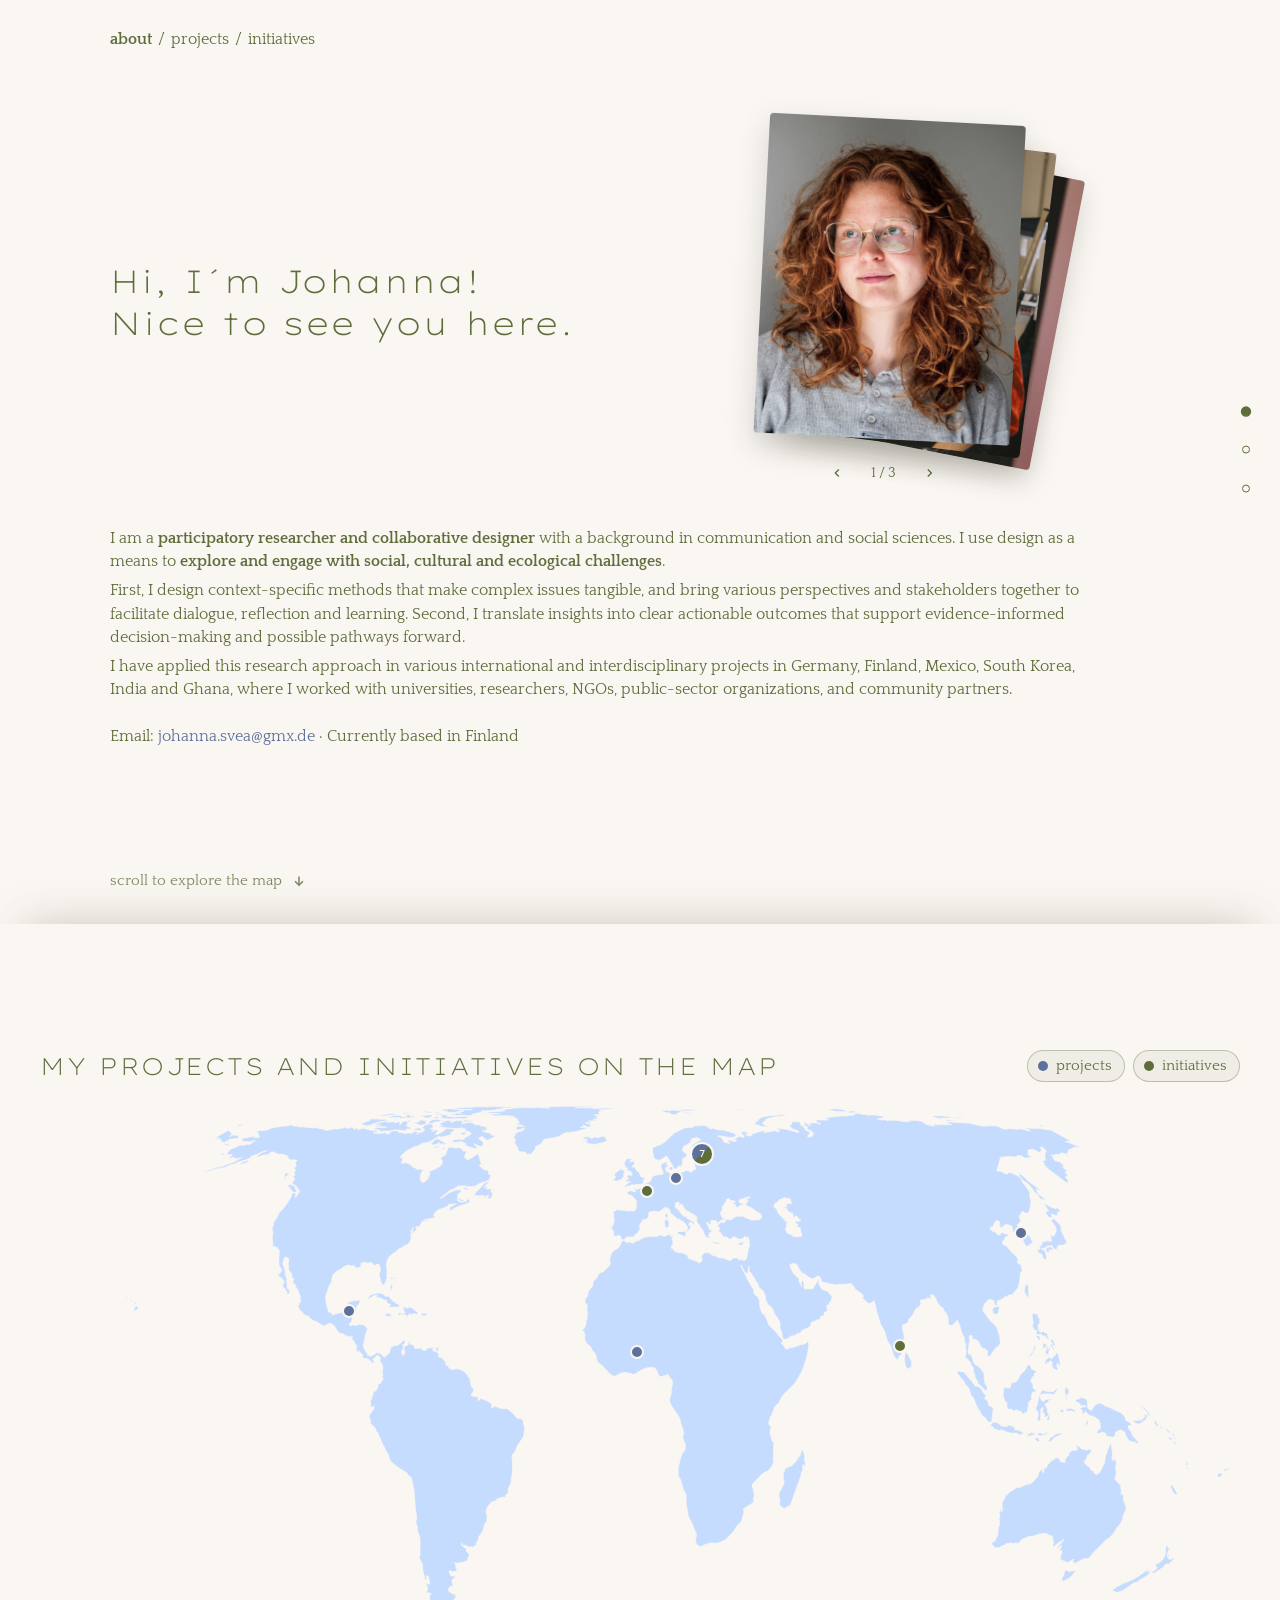
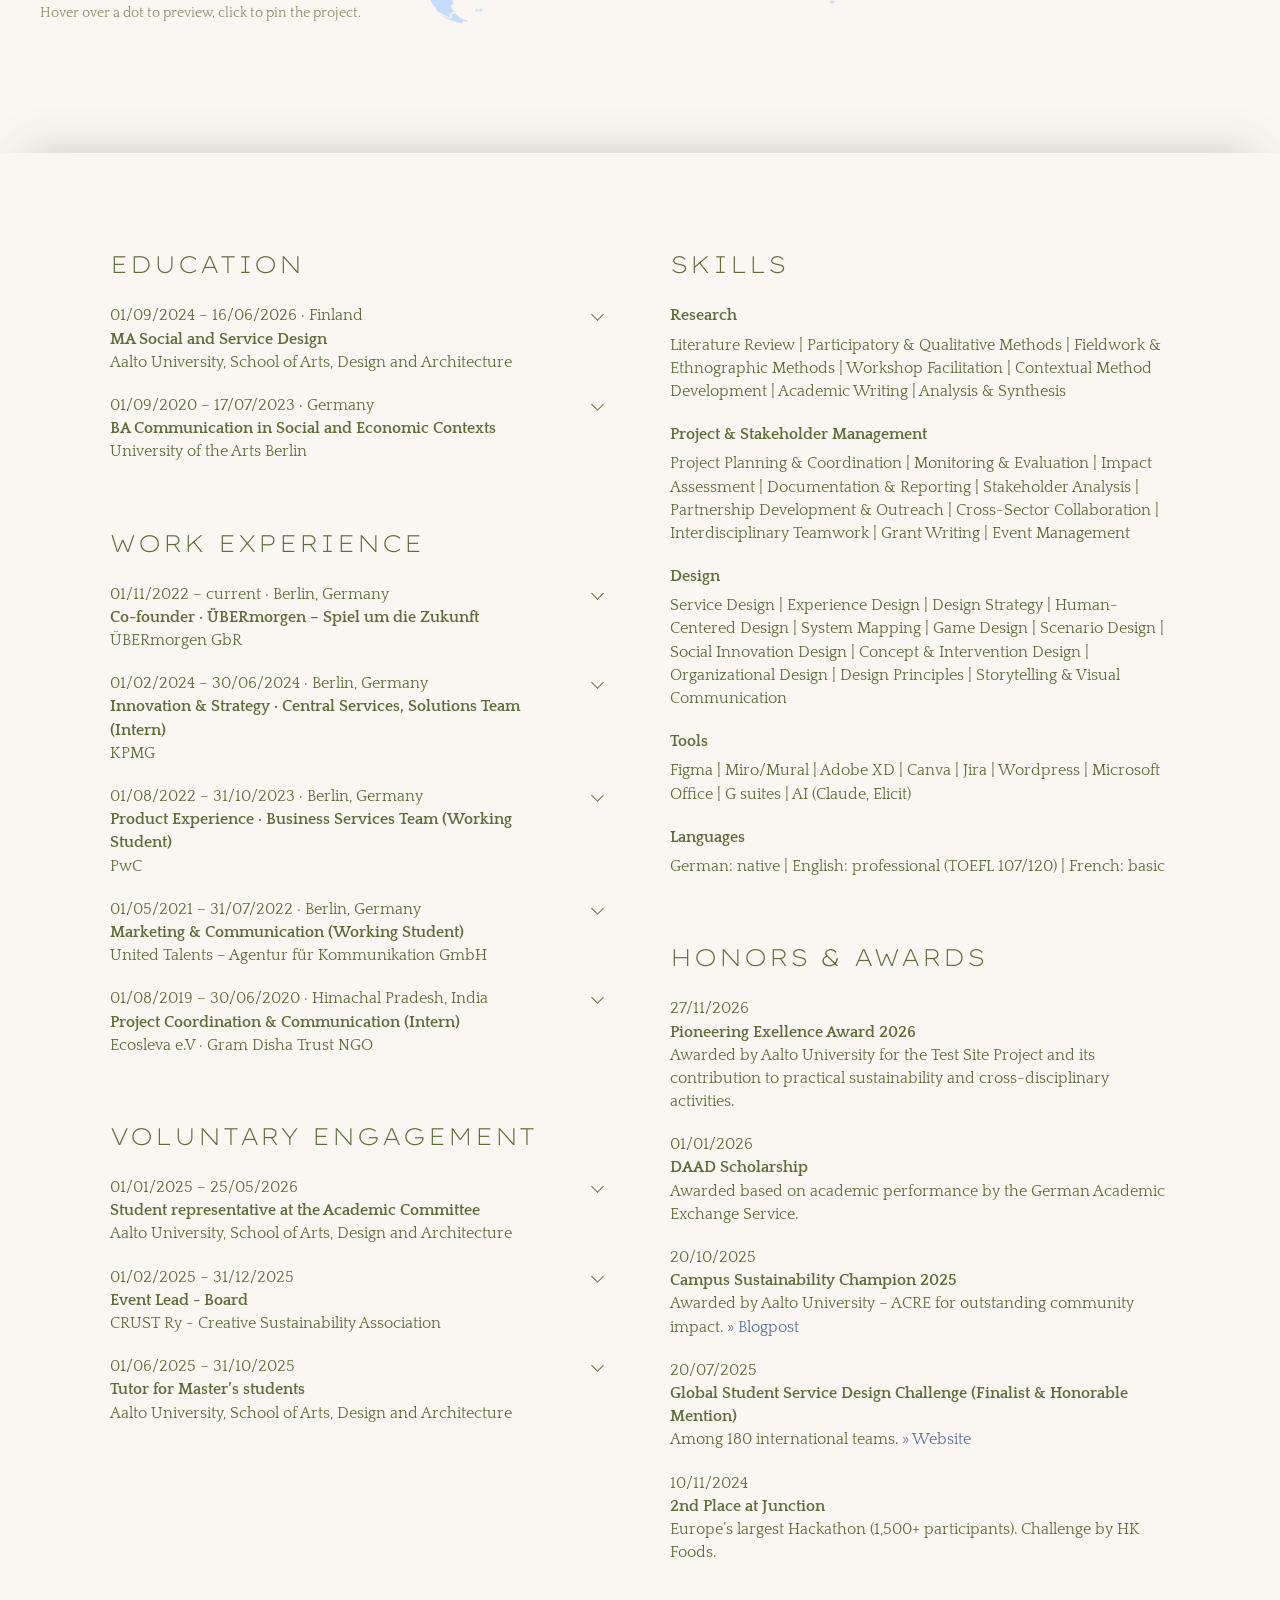
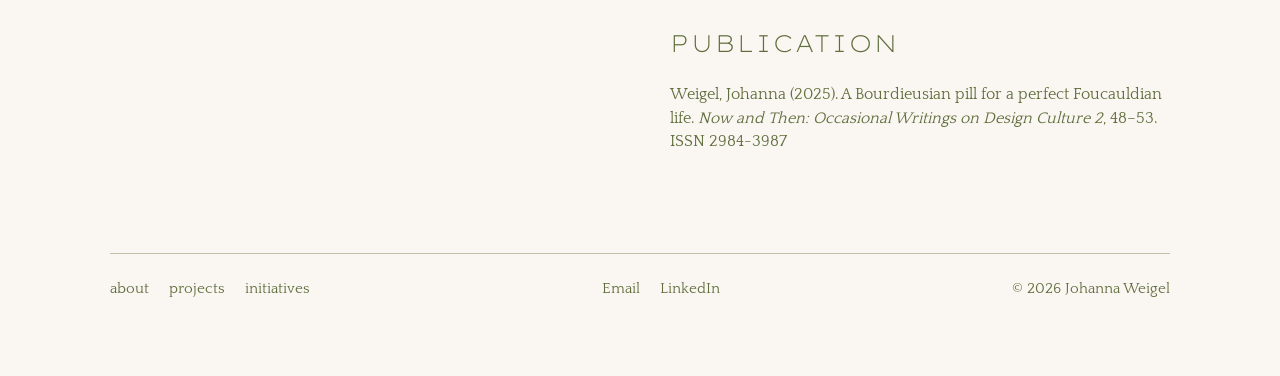
<file: index.html>
<!DOCTYPE html>
<html lang="en">
  <head>
    <meta charset="UTF-8" />
    <meta name="viewport" content="width=device-width, initial-scale=1.0" />
    <title>Johanna Weigel</title>
    <meta name="description" content="Johanna Weigel – participatory researcher and collaborative designer. Projects, initiatives and background." />
    <link rel="preconnect" href="https://fonts.googleapis.com" />
    <link rel="preconnect" href="https://fonts.gstatic.com" crossorigin />
    <link href="https://fonts.googleapis.com/css2?family=Quattrocento:wght@400;700&display=swap" rel="stylesheet" />
    <link rel="stylesheet" href="assets/css/styles.css?v=20261119" />
  </head>
  <body>
    <a class="skip-link" href="#main" data-skip>Skip to content</a>

    <header class="site-header">
      <nav class="crumbs" aria-label="Main navigation">
        <a href="#about" data-crumb="about">about</a>
        <span aria-hidden="true">/</span>
        <a href="#projects" data-crumb="projects">projects</a>
        <span aria-hidden="true">/</span>
        <a href="#initiatives" data-crumb="initiatives">initiatives</a>
      </nav>
    </header>

    <nav class="stack-nav" aria-label="About page sections" data-stack-nav hidden>
      <button type="button" data-stack-goto="0"><span>intro</span></button>
      <button type="button" data-stack-goto="1"><span>map</span></button>
      <button type="button" data-stack-goto="2"><span>background</span></button>
    </nav>

    <main id="main" tabindex="-1">
      <!-- ABOUT (landing view) -->
      <section class="view stack" data-view="about" aria-label="About">
        <div class="stack__panel stack__panel--intro" id="stack-intro">
        <div class="stack__inner">
        <div class="hero reveal">
          <div class="hero__top">
            <h1 class="hero__title" data-about="heading">Hi, I´m Johanna!</h1>
            <div class="photo-stack" data-photo-stack hidden>
              <div class="photo-stack__cards" data-photo-cards tabindex="0" role="region" aria-roledescription="carousel" aria-label="Photos of Johanna – drag, click or use the arrow keys"></div>
              <div class="photo-stack__controls">
                <button type="button" class="icon-btn" data-photo-step="-1" aria-label="Previous photo"></button>
                <span class="photo-stack__count" data-photo-count aria-live="polite"></span>
                <button type="button" class="icon-btn" data-photo-step="1" aria-label="Next photo"></button>
              </div>
            </div>
          </div>
          <div class="hero__text" data-about="text"></div>
          <p class="hero__contact" data-about="contact"></p>
        </div>
        <button type="button" class="scroll-hint" data-stack-goto="1">
          <span>scroll to explore the map</span>
          <svg viewBox="0 -960 960 960" fill="currentColor" aria-hidden="true"><path d="M480-200 240-440l56-56 144 144v-368h80v368l144-144 56 56-240 240Z"/></svg>
        </button>
        </div>
        </div>

        <div class="stack__panel stack__panel--map" id="stack-map">
        <div class="stack__inner">
        <section class="map-section" aria-labelledby="map-title">
          <div class="map-section__head">
            <h2 class="section-title" id="map-title">My projects and initiatives on the map</h2>
            <div class="map-filter" role="group" aria-label="Show on map">
              <button type="button" class="chip is-on" data-filter="project" aria-pressed="true">
                <span class="chip__dot chip__dot--project"></span>projects
              </button>
              <button type="button" class="chip is-on" data-filter="initiative" aria-pressed="true">
                <span class="chip__dot chip__dot--initiative"></span>initiatives
              </button>
            </div>
          </div>
          <div class="map" data-map>
            <div class="map__canvas">
              <svg class="map__land" data-map-land aria-hidden="true"></svg>
              <svg class="map__links" data-map-links aria-hidden="true"></svg>
              <div class="map__markers" data-map-markers></div>
            </div>
            <div class="map__popup" data-map-popup hidden></div>
          </div>
          <p class="map-hint">Hover over a dot to preview, click to pin the project.</p>
        </section>
        </div>
        </div>

        <div class="stack__panel stack__panel--cv" id="stack-cv">
        <div class="cv reveal" data-cv>
          <div class="cv__col" data-cv-col="left"></div>
          <div class="cv__col" data-cv-col="right"></div>
        </div>
        </div>
      </section>

      <!-- PROJECTS -->
      <section class="view" data-view="projects" aria-label="Projects" hidden>
        <header class="page-head reveal">
          <h1 class="page-title">Projects</h1>
          <p class="lead">
            Here you can explore a selection of my research and design projects that I have been working on recently. Situated in various interdisciplinary and international contexts, they reflect my interest in addressing complex social, cultural and environmental challenges and creating entry points for change.
          </p>
          <p class="lead">
            Together, these projects showcase my experience in moving between abstract and micro-level analysis, between research and implementation, and between participatory processes of knowledge co-production and the development of informed outcomes.       
    
          </p>
          
        </header>
        <div class="grid" data-grid="project"></div>
      </section>

      <!-- INITIATIVES -->
      <section class="view" data-view="initiatives" aria-label="Initiatives" hidden>
        <header class="page-head reveal">
          <h1 class="page-title">Initiatives</h1>
          <p class="lead">
            Here you can explore the sustainability-focused initiatives that I am working on in my free-time. Most of
            them are still ongoing and some of them I have founded myself.
          </p>
          <p class="lead">
            Across these projects, I have secured funding, built partnerships, coordinated teams, facilitated
            workshops, hosted events, conducted research and experiments, documented processes, but most importantly
            spent time and learned with like-minded people that share the same values and aspirations for a
            regenerative future.
          </p>
        </header>
        <div class="grid" data-grid="initiative"></div>
      </section>

      <!-- PROJECT / INITIATIVE DETAIL -->
      <section class="view" data-view="detail" aria-label="Project detail" hidden>
        <div data-detail></div>
      </section>
    </main>

    <footer class="site-footer">
      <nav class="site-footer__nav" aria-label="Footer navigation">
        <a href="#about">about</a>
        <a href="#projects">projects</a>
        <a href="#initiatives">initiatives</a>
      </nav>
      <div class="site-footer__social">
        <a href="mailto:johanna.svea@gmx.de">Email</a>
        <a href="https://www.linkedin.com/in/johanna-svea-weigel-853851203" target="_blank" rel="noopener noreferrer">LinkedIn</a>
      </div>
      <p class="site-footer__copy">© <span data-year></span> Johanna Weigel</p>
    </footer>

    <script src="assets/js/script.js?v=20261119-2"></script>
  </body>
</html>
</file>
<file: assets/css/styles.css>
/* ---------- Fonts ---------- */
@font-face {
  font-family: 'Lexend Giga';
  src: url('../fonts/LexendGiga-VariableFont_wght.ttf') format('truetype');
  font-weight: 100 900;
  font-style: normal;
  font-display: swap;
}

/* ---------- Tokens ---------- */
:root {
  --bg: #faf6f2;
  --primary: #5f6d3b;
  --secondary: #5e719a;
  --line: #5f6d3b;
  --land: #c6dcff;
  --map-bg: var(--bg);

  --font-head: 'Lexend Giga', 'Helvetica Neue', Arial, sans-serif;
  --font-body: 'Quattrocento', Georgia, serif;

  --margin-x: 110px;
  --margin-y: 76px;
  --title: 32px;
  --title-sm: 24px;
  /* Text sizes: --text-lg = intro paragraphs (about, projects, initiatives),
     --text = all other body text (CV, tables, project articles). */
  --text-lg: 16px;
  --text: 16px;
  --gap-head: 24px;

  --ease: cubic-bezier(0.22, 0.61, 0.36, 1);
}

/* ---------- Base ---------- */
*,
*::before,
*::after {
  box-sizing: border-box;
}

html {
  scroll-behavior: smooth;
  -webkit-text-size-adjust: 100%;
}

body {
  margin: 0;
  background: var(--bg);
  color: var(--primary);
  font-family: var(--font-body);
  font-size: var(--text);
  line-height: 1.45;
  -webkit-font-smoothing: antialiased;
}

img {
  display: block;
  max-width: 100%;
  height: auto;
}

a {
  color: inherit;
  text-decoration: none;
}

p {
  margin: 0;
}

button {
  font: inherit;
  color: inherit;
}

:focus-visible {
  outline: 1px solid var(--secondary);
  outline-offset: 3px;
}

strong {
  font-weight: 700;
}

.text-link {
  color: var(--secondary);
  background: linear-gradient(currentColor, currentColor) 0 100% / 0 1px no-repeat;
  transition: background-size 0.3s var(--ease);
}

.text-link:hover {
  background-size: 100% 1px;
}

.skip-link {
  position: absolute;
  left: 8px;
  top: -40px;
  z-index: 100;
  padding: 6px 10px;
  background: var(--primary);
  color: var(--bg);
}

.skip-link:focus {
  top: 8px;
}

/* ---------- Typography ---------- */
.page-title,
.section-title {
  margin: 0;
  font-family: var(--font-head);
  font-weight: 200;
  text-transform: uppercase;
  letter-spacing: 0.08em;
  line-height: 1.3;
}

.page-title {
  font-size: var(--title);
}

.section-title {
  font-size: var(--title-sm);
}

.lead {
  font-size: var(--text-lg);
  line-height: 1.4;
}

.lead + .lead {
  margin-top: 12px;
}

/* ---------- Layout ---------- */
.site-header,
main,
.site-footer {
  width: 100%;
  max-width: 1440px;
  margin: 0 auto;
  padding-left: var(--margin-x);
  padding-right: var(--margin-x);
}

.site-header {
  position: sticky;
  top: 0;
  z-index: 20;
  padding-top: 28px;
  padding-bottom: 20px;
  background: var(--bg);
  transition: box-shadow 0.3s ease;
}

.site-header.is-scrolled {
  box-shadow: 0 1px 0 rgba(95, 109, 59, 0.15);
}

main {
  padding-top: calc(var(--margin-y) - 28px);
  padding-bottom: var(--margin-y);
  min-height: 70vh;
  outline: none;
}

.crumbs {
  display: flex;
  gap: 6px;
  font-size: var(--text);
}

.crumbs a {
  position: relative;
  transition: opacity 0.2s ease;
}

.crumbs a:hover {
  opacity: 0.7;
}

.crumbs a[aria-current] {
  font-weight: 700;
}

/* ---------- View transitions ---------- */
.view[hidden] {
  display: none;
}

.view.is-entering {
  animation: view-in 0.55s var(--ease) both;
}

@keyframes view-in {
  from {
    opacity: 0;
    transform: translateY(14px);
  }
  to {
    opacity: 1;
    transform: none;
  }
}

.reveal {
  opacity: 0;
  transform: translateY(24px);
  transition: opacity 0.8s var(--ease), transform 0.8s var(--ease);
  transition-delay: calc(var(--i, 0) * 80ms);
}

.reveal.is-visible {
  opacity: 1;
  transform: none;
}

/* ---------- About: map ---------- */
.map-section__head {
  display: flex;
  flex-wrap: wrap;
  justify-content: space-between;
  align-items: flex-end;
  gap: 12px 24px;
  margin-bottom: var(--gap-head);
}

.map-filter {
  display: flex;
  gap: 8px;
}

.chip {
  display: inline-flex;
  align-items: center;
  gap: 8px;
  padding: 4px 12px 4px 10px;
  border: 1px solid rgba(95, 109, 59, 0.35);
  border-radius: 999px;
  background: transparent;
  cursor: pointer;
  font-size: 15px;
  opacity: 0.55;
  transition: opacity 0.2s ease, background 0.2s ease;
}

.chip.is-on {
  opacity: 1;
  background: rgba(95, 109, 59, 0.06);
}

.chip__dot {
  width: 10px;
  height: 10px;
  border-radius: 50%;
}

.chip__dot--project,
.marker--project {
  --dot: var(--secondary);
}

.chip__dot--initiative,
.marker--initiative {
  --dot: var(--primary);
}

.chip__dot {
  background: var(--dot);
}

.map {
  position: relative;
}

.map__canvas {
  position: relative;
  background: var(--map-bg);
  overflow: hidden;
}

.map__land {
  display: block;
  width: 100%;
  height: auto;
}

.map__land path {
  fill: var(--land);
  stroke: var(--map-bg);
  stroke-width: 0.6;
}

.map__links {
  position: absolute;
  inset: 0;
  width: 100%;
  height: 100%;
  pointer-events: none;
  overflow: visible;
}

.map__links line {
  stroke: var(--primary);
  stroke-width: 1;
  stroke-dasharray: 3 4;
  animation: dash 1.2s linear infinite;
}

.map__links circle {
  fill: var(--primary);
}

@keyframes dash {
  to {
    stroke-dashoffset: -14;
  }
}

.map__markers {
  position: absolute;
  inset: 0;
}

.marker {
  --size: 14px;
  position: absolute;
  width: var(--size);
  height: var(--size);
  margin: calc(var(--size) / -2) 0 0 calc(var(--size) / -2);
  padding: 0;
  border: 2px solid var(--map-bg);
  border-radius: 50%;
  background: var(--dot);
  color: #fff;
  cursor: pointer;
  font-family: var(--font-head);
  font-size: 10px;
  line-height: 1;
  transition: transform 0.25s var(--ease), box-shadow 0.25s ease;
  animation: marker-in 0.6s var(--ease) both;
  animation-delay: calc(var(--i, 0) * 60ms);
}

.marker--mixed {
  background: linear-gradient(135deg, var(--secondary) 50%, var(--primary) 50%);
}

.marker--cluster {
  --size: 24px;
}

.marker::after {
  content: '';
  position: absolute;
  inset: -2px;
  border-radius: 50%;
  border: 1px solid var(--dot, var(--secondary));
  opacity: 0;
}

.marker:hover,
.marker:focus-visible,
.marker.is-active {
  transform: scale(1.35);
  box-shadow: 0 2px 8px rgba(0, 0, 0, 0.18);
  z-index: 2;
}

.marker.is-active::after {
  animation: pulse 1.8s ease-out infinite;
}

@keyframes marker-in {
  from {
    transform: scale(0);
    opacity: 0;
  }
}

@keyframes pulse {
  from {
    opacity: 0.8;
    transform: scale(1);
  }
  to {
    opacity: 0;
    transform: scale(2.6);
  }
}

.map__popup {
  position: absolute;
  top: 16px;
  right: 16px;
  z-index: 5;
  width: min(40%, 420px);
  box-shadow: 0 12px 32px rgba(40, 40, 30, 0.14);
  animation: popup-in 0.3s var(--ease) both;
}

.map__popup.is-left {
  right: auto;
  left: 16px;
}

@keyframes popup-in {
  from {
    opacity: 0;
    transform: translateY(8px);
  }
}

.map__popup-bar {
  display: flex;
  align-items: center;
  justify-content: space-between;
  gap: 8px;
  padding: 4px 6px 4px 12px;
  background: var(--bg);
  font-size: 14px;
}

.map__popup-bar[hidden] {
  display: none;
}

.map__pager {
  display: flex;
  align-items: center;
  gap: 4px;
}

.icon-btn {
  display: inline-grid;
  place-items: center;
  width: 28px;
  height: 28px;
  padding: 0;
  border: 0;
  border-radius: 50%;
  background: transparent;
  cursor: pointer;
  transition: background 0.2s ease;
}

.icon-btn:hover {
  background: rgba(95, 109, 59, 0.1);
}

.icon-btn svg {
  width: 16px;
  height: 16px;
}

.map-hint {
  margin-top: 10px;
  font-size: 14px;
  opacity: 0.75;
}

.notice {
  padding: 24px;
  border: 1px dashed rgba(95, 109, 59, 0.5);
  font-size: 16px;
}

.notice code {
  font-size: 14px;
}

/* ---------- Card ---------- */
.card {
  --card-color: var(--secondary);
  --card-text: var(--primary);
  --tint: 26%;
  position: relative;
  display: flex;
  flex-direction: column;
  color: var(--card-text);
}

.card__media {
  aspect-ratio: 1176 / 542;
  overflow: hidden;
  background: #e8e4dc;
}

.card__media img {
  width: 100%;
  height: 100%;
  object-fit: cover;
  transition: transform 0.9s var(--ease);
}

.card__body {
  position: relative;
  flex: 1;
  display: flex;
  flex-direction: column;
  justify-content: flex-end;
  min-height: 180px;
  padding: 36px 16px 18px;
  background: color-mix(in srgb, var(--card-color) var(--tint), var(--bg));
  transition: background 0.45s var(--ease);
}

.card__tag {
  position: absolute;
  top: 12px;
  right: 16px;
  font-size: 14px;
}

.card__title {
  margin: 0;
  max-width: 68%;
  font-family: var(--font-head);
  font-weight: 300;
  font-size: clamp(16px, 1.4vw, 20px);
  letter-spacing: 0.06em;
  line-height: 1.25;
}

.card__sub {
  display: grid;
  grid-template-rows: 1fr;
  max-width: 68%;
  font-size: 16px;
  line-height: 1.2;
  transition: grid-template-rows 0.45s var(--ease), opacity 0.45s var(--ease), margin 0.45s var(--ease);
  margin-top: 12px;
}

.card__sub > span {
  overflow: hidden;
}

.card__arrow {
  position: absolute;
  right: 16px;
  bottom: 18px;
  width: 24px;
  height: 24px;
  transition: transform 0.35s var(--ease);
}

/* Overview cards: heading first, subtitle revealed on hover (hover-capable devices only) */
@media (hover: hover) {
  .card--link .card__sub {
    grid-template-rows: 0fr;
    margin-top: 0;
    opacity: 0;
  }

  .card--link:hover .card__sub,
  .card--link:focus-visible .card__sub {
    grid-template-rows: 1fr;
    margin-top: 12px;
    opacity: 1;
  }
}

/* Fixed box height so revealing the subtitle never changes the card size */
@media (hover: hover) and (min-width: 1101px) {
  .card--link .card__body {
    flex: none;
    height: 210px;
  }
}

.card--link .card__title,
.card--link .card__sub {
  max-width: 75%;
}

a.card:hover,
a.card:focus-visible {
  --tint: 38%;
}

a.card:hover .card__media img,
a.card:focus-visible .card__media img {
  transform: scale(1.04);
}

a.card:hover .card__arrow,
a.card:focus-visible .card__arrow {
  transform: translate(3px, 3px);
}

/* Detail card: no tag, no arrow, narrower */
.card--static .card__body {
  min-height: 0;
  padding-top: 24px;
  padding-bottom: 24px;
}

.card--static .card__title,
.card--static .card__sub {
  max-width: 90%;
}

/* Popup card */
.card--popup .card__body {
  min-height: 0;
  padding-bottom: 48px;
  background: color-mix(in srgb, var(--card-color) var(--tint), #fff);
}

.card--popup .card__title {
  font-size: 17px;
  max-width: 80%;
}

.card--popup .card__sub {
  max-width: 80%;
  font-size: 15px;
}

/* ---------- Overview pages ---------- */
.page-head {
  max-width: 860px;
  margin-bottom: 56px;
}

.page-head .page-title {
  margin-bottom: var(--gap-head);
}

.grid {
  display: grid;
  grid-template-columns: repeat(2, minmax(0, 1fr));
  gap: 32px 40px;
}

/* ---------- Detail ---------- */
.detail {
  position: relative;
}

.back-link {
  position: absolute;
  left: -48px;
  top: 0;
  display: grid;
  place-items: center;
  width: 32px;
  height: 32px;
  border-radius: 50%;
  transition: transform 0.3s var(--ease), background 0.2s ease;
}

.back-link:hover {
  transform: translateX(-4px);
  background: rgba(95, 109, 59, 0.08);
}

.back-link svg {
  width: 22px;
  height: 22px;
}

.detail__top,
.detail__content {
  display: grid;
  grid-template-columns: minmax(0, 1fr) minmax(0, 1.1fr);
  gap: 40px;
  align-items: start;
}

.detail__title {
  margin: 0 0 6px;
  font-family: var(--font-head);
  font-weight: 200;
  font-size: var(--title);
  letter-spacing: 0.06em;
  line-height: 1.2;
}

.overview {
  margin: 0;
}

.overview__row {
  position: relative;
  display: grid;
  grid-template-columns: minmax(90px, 0.45fr) 1fr;
  gap: 50px;
  padding: 10px 0;
  transition: background 0.2s ease;
}

.overview__row::before {
  content: '';
  position: absolute;
  left: 0;
  right: 0;
  height: 1px;
  border-radius: 1px;
  background: var(--line);
}

.overview__row::before {
  top: 0;
}

.overview__row:last-child {
  border-bottom: 1px solid var(--line);
}

.overview__row:hover {
  background: rgba(95, 109, 59, 0.05);
}

.overview dt,
.overview dd {
  margin: 0;
  font-size: var(--text);
}

.detail__content {
  margin-top: 96px;
}

.article__section {
  scroll-margin-top: 100px;
}

.article__section + .article__section {
  margin-top: 56px;
}

.article__image {
  margin: 40px 0;
}

.article__image img {
  display: block;
  width: 100%;
  height: auto;
}

.article__image figcaption {
  margin-top: 8px;
  font-size: 13px;
  line-height: 1.5;
  opacity: 0.8;
}

.article__video {
  margin: 40px 0;
}

.video-preview,
.article__video iframe {
  display: block;
  width: 100%;
  aspect-ratio: 16 / 9;
  border: 0;
}

.video-preview {
  position: relative;
  overflow: hidden;
  padding: 0;
  background: #000;
  cursor: pointer;
}

.video-preview img {
  display: block;
  width: 100%;
  height: 100%;
  object-fit: cover;
  transition: opacity 0.2s ease;
}

.video-preview:hover img,
.video-preview:focus-visible img {
  opacity: 0.75;
}

.video-preview__play {
  position: absolute;
  top: 50%;
  left: 50%;
  width: 68px;
  height: 48px;
  border-radius: 14px;
  background: #e62117;
  transform: translate(-50%, -50%);
}

.video-preview__play::after {
  position: absolute;
  top: 50%;
  left: 50%;
  width: 0;
  height: 0;
  border-top: 9px solid transparent;
  border-bottom: 9px solid transparent;
  border-left: 15px solid #fff;
  content: '';
  transform: translate(-40%, -50%);
}

.article__video figcaption {
  margin-top: 8px;
  font-size: 13px;
  line-height: 1.5;
  opacity: 0.8;
}

.article__section h2 {
  margin: 0 0 var(--gap-head);
  font-family: var(--font-head);
  font-weight: 300;
  font-size: 20px;
  letter-spacing: 0.06em;
}

.article__section p {
  text-align: justify;
  hyphens: auto;
}

.article__section p + p {
  margin-top: 6px;
}

.article__section ul {
  margin: 6px 0 0;
  padding-left: 18px;
}

.article__section a {
  color: var(--secondary);
  text-decoration: none;
  background: linear-gradient(currentColor, currentColor) 0 100% / 0 1px no-repeat;
  transition: background-size 0.3s var(--ease);
}

.article__section a:hover,
.article__section a:focus-visible {
  background-size: 100% 1px;
}

.toc {
  position: sticky;
  top: 110px;
  z-index: 1;
  padding-bottom: 24px;
  background: var(--bg);
}

/* Masks the gap above the sticky box so gallery images slide out of sight under it. */
.toc::before {
  content: '';
  position: absolute;
  left: 0;
  right: 0;
  bottom: 100%;
  height: 110px;
  background: var(--bg);
}

.gallery {
  display: flex;
  flex-direction: column;
  gap: 32px;
  margin-top: 16px;
}

.gallery__item {
  margin: 0;
  opacity: 0;
  will-change: opacity;
}

.gallery__item img {
  display: block;
  width: 100%;
  height: auto;
}

.gallery__item figcaption {
  margin-top: 8px;
  font-size: 13px;
  line-height: 1.5;
  opacity: 0.8;
}

.toc__label {
  margin-bottom: 12px;
  font-family: var(--font-head);
  font-weight: 300;
  font-size: 13px;
  letter-spacing: 0.1em;
  text-transform: uppercase;
  opacity: 0.8;
}

.toc ol {
  margin: 0;
  padding: 0;
  list-style: none;
  border-left: 1px solid rgba(95, 109, 59, 0.3);
}

.toc button {
  display: block;
  width: 100%;
  margin-left: -1px;
  padding: 6px 0 6px 16px;
  border: 0;
  border-left: 1px solid transparent;
  background: none;
  text-align: left;
  cursor: pointer;
  opacity: 0.65;
  transition: opacity 0.2s ease, border-color 0.2s ease, padding 0.3s var(--ease);
}

.toc button:hover {
  opacity: 1;
}

.toc button.is-current {
  opacity: 1;
  font-weight: 700;
  border-left-color: var(--primary);
  padding-left: 20px;
}

.pager {
  display: flex;
  justify-content: space-between;
  gap: 24px;
  margin-top: 96px;
  padding-top: 20px;
  border-top: 1px solid rgba(95, 109, 59, 0.4);
}

.pager a {
  display: flex;
  flex-direction: column;
  gap: 4px;
  max-width: 45%;
  transition: transform 0.3s var(--ease);
}

.pager a:hover {
  transform: translateX(-4px);
}

.pager a.pager__next {
  margin-left: auto;
  text-align: right;
}

.pager a.pager__next:hover {
  transform: translateX(4px);
}

.pager small {
  font-family: var(--font-head);
  font-weight: 300;
  font-size: 12px;
  letter-spacing: 0.1em;
  text-transform: uppercase;
  opacity: 0.75;
}

/* ---------- About: CV ---------- */
.cv {
  display: grid;
  grid-template-columns: repeat(2, minmax(0, 1fr));
  gap: 60px;
  margin-top: 96px;
}

.cv-block + .cv-block {
  margin-top: 64px;
}

.cv-block .section-title {
  margin-bottom: var(--gap-head);
}

.cv-entry + .cv-entry,
.job + .job {
  margin-top: 20px;
}

.cv-entry p + p {
  margin-top: 6px;
}

.cv-entry__meta {
  display: block;
}

.cv-entry__title,
.cv-entry__label {
  display: block;
  font-weight: 700;
}

.cv-entry .cv-entry__title {
  margin-top: 0;
}

.job summary {
  position: relative;
  display: block;
  padding-right: 36px;
  cursor: pointer;
  list-style: none;
}

.article__details {
  margin: 20px 0;
}

.job summary::-webkit-details-marker,
.article__details summary::-webkit-details-marker {
  display: none;
}

.article__details summary {
  position: relative;
  display: block;
  padding-right: 36px;
  cursor: pointer;
  list-style: none;
}

.job__org {
  display: block;
  
}

.job summary::after {
  content: '';
  position: absolute;
  right: 8px;
  top: 6px;
  width: 9px;
  height: 9px;
  border-right: 1px solid currentColor;
  border-bottom: 1px solid currentColor;
  transform: rotate(45deg);
  transition: transform 0.3s var(--ease);
}

.article__details summary::after {
  content: '';
  position: absolute;
  right: 8px;
  top: 6px;
  width: 9px;
  height: 9px;
  border-right: 1px solid currentColor;
  border-bottom: 1px solid currentColor;
  transform: rotate(45deg);
  transition: transform 0.3s var(--ease);
}

.job[open] summary::after,
.article__details[open] summary::after {
  transform: translateY(4px) rotate(-135deg);
}

.job summary:hover .cv-entry__title {
  color: var(--secondary);
}

.job ul,
.article__details ul {
  margin: 10px 0 0;
  padding-left: 18px;
  animation: view-in 0.4s var(--ease) both;
}

.job li + li,
.article__details li + li {
  margin-top: 6px;
}

/* ---------- Footer ---------- */
.site-footer {
  display: flex;
  flex-wrap: wrap;
  align-items: center;
  justify-content: space-between;
  gap: 16px 32px;
  padding-top: 24px;
  padding-bottom: var(--margin-y);
  font-size: 15px;
}

.site-footer::before {
  content: '';
  flex-basis: 100%;
  height: 1px;
  margin-bottom: 8px;
  background: rgba(95, 109, 59, 0.4);
}

.site-footer__nav,
.site-footer__social {
  display: flex;
  gap: 20px;
}

.site-footer a:hover {
  color: var(--secondary);
}

/* ---------- Responsive ---------- */
@media (max-width: 1100px) {
  :root {
    --margin-x: 64px;
  }

  .back-link {
    position: static;
    margin-bottom: 16px;
  }
}

@media (max-width: 860px) {
  :root {
    --margin-x: 24px;
    --margin-y: 40px;
    --title: 24px;
    --title-sm: 20px;
  }

  .grid,
  .cv,
  .detail__top,
  .detail__content {
    grid-template-columns: 1fr;
  }

  .map__popup,
  .map__popup.is-left {
    position: static;
    width: auto;
    margin-top: 12px;
    box-shadow: none;
  }

  .map__links line {
    display: none;
  }

  .marker {
    --size: 12px;
  }

  .marker--cluster {
    --size: 20px;
  }

  .toc {
    display: none;
  }

  .overview__row {
    gap: 20px;
  }

  .detail__content,
  .cv {
    margin-top: 56px;
  }
}

@media (prefers-reduced-motion: reduce) {
  *,
  *::before,
  *::after {
    animation-duration: 0.01ms !important;
    animation-iteration-count: 1 !important;
    transition-duration: 0.01ms !important;
    scroll-behavior: auto !important;
  }

  .reveal {
    opacity: 1;
    transform: none;
  }
}

/* ---------- Scroll stack (About view) ----------
   Panels stick under the header; the next panel slides up over the previous one,
   which recedes (scale + fade, driven by script.js). */
body:has(.stack) {
  overflow-x: clip;
}

.stack {
  --gutter: max(var(--margin-x), calc((var(--vw, 100vw) - 1440px) / 2 + var(--margin-x)));
}

.stack__panel {
  position: sticky;
  top: var(--header-h, 77px);
  min-height: calc(100vh - var(--header-h, 77px));
  min-height: calc(100svh - var(--header-h, 77px));
}

.stack__inner {
  transform-origin: 50% 0;
  will-change: transform, opacity;
}

.stack__panel--intro {
  z-index: 1;
  display: flex;
  flex-direction: column;
  padding-top: 24px;
  margin-top: -24px;
  padding-bottom: 32px;
}

.stack__panel--intro .stack__inner {
  flex: 1;
  display: flex;
  flex-direction: column;
}

.stack__panel--map,
.stack__panel--cv {
  margin-left: calc(50% - var(--vw, 100vw) / 2);
  margin-right: calc(50% - var(--vw, 100vw) / 2);
  padding-left: var(--gutter);
  padding-right: var(--gutter);
  box-shadow: 0 -22px 44px -26px rgba(60, 64, 40, 0.28);
}

.stack__panel--map {
  z-index: 2;
  display: flex;
  flex-direction: column;
  justify-content: center;
  padding-top: 24px;
  padding-bottom: 24px;
  padding-left: max(24px, calc(var(--gutter) - 70px));
  padding-right: max(24px, calc(var(--gutter) - 70px));
  background: var(--bg);
}

.stack__panel--cv {
  position: relative;
  top: auto;
  z-index: 3;
  min-height: 0;
  padding-top: 96px;
  background: var(--bg);
}

.stack .map-section {
  position: relative;
  width: 100%;
  margin: 0 auto;
  max-width: calc((100svh - var(--header-h, 77px) - 120px) * var(--map-ratio, 2));
}

/* Hint sits in the empty ocean in the bottom-left corner of the map */
.stack .map-hint {
  position: absolute;
  left: 0;
  bottom: 4px;
  margin: 0;
  pointer-events: none;
}

.stack .cv {
  margin-top: 0;
}

.scroll-hint {
  display: inline-flex;
  align-items: center;
  align-self: flex-start;
  gap: 8px;
  margin-top: auto;
  padding: 24px 0 0;
  border: 0;
  background: none;
  cursor: pointer;
  font-size: 15px;
  opacity: 0.8;
  transition: opacity 0.2s ease;
}

.scroll-hint:hover {
  opacity: 1;
}

.scroll-hint svg {
  width: 18px;
  height: 18px;
  animation: bob 1.8s ease-in-out infinite;
}

@keyframes bob {
  50% {
    transform: translateY(5px);
  }
}

.stack-nav {
  position: fixed;
  right: 28px;
  top: 50%;
  z-index: 25;
  display: flex;
  flex-direction: column;
  align-items: flex-end;
  gap: 14px;
  transform: translateY(-50%);
}

.stack-nav[hidden] {
  display: none;
}

.stack-nav button {
  display: flex;
  align-items: center;
  gap: 10px;
  padding: 2px;
  border: 0;
  background: none;
  cursor: pointer;
  font-size: 14px;
}

.stack-nav button::after {
  content: '';
  width: 8px;
  height: 8px;
  border: 1px solid var(--primary);
  border-radius: 50%;
  transition: background 0.3s ease, transform 0.3s var(--ease);
}

.stack-nav button.is-current::after {
  background: var(--primary);
  transform: scale(1.3);
}

.stack-nav span {
  opacity: 0;
  transform: translateX(6px);
  transition: opacity 0.3s ease, transform 0.3s var(--ease);
}

.stack-nav:hover span,
.stack-nav button:focus-visible span {
  opacity: 0.85;
  transform: none;
}

/* Plain scrolling on small/short screens and for reduced motion */
@media (max-width: 860px), (max-height: 640px), (prefers-reduced-motion: reduce) {
  .stack__panel {
    position: relative;
    top: auto;
    min-height: 0;
  }

  .stack__inner {
    transform: none !important;
    opacity: 1 !important;
  }

  .stack-nav,
  .scroll-hint {
    display: none;
  }

  .stack .map-section {
    max-width: none;
  }

  .stack .map-hint {
    position: static;
    margin-top: 10px;
  }

  .stack__panel--map {
    margin-top: 56px;
  }

  .stack__panel--cv {
    padding-top: 56px;
  }
}

/* ---------- About intro with photo stack ---------- */
.hero {
  display: flex;
  flex-direction: column;
  gap: 40px;
}

.hero__top {
  display: grid;
  grid-template-columns: minmax(0, 1fr) minmax(0, 1fr);
  align-items: center;
  gap: 40px;
}

.hero__title {
  margin: 0;
  font-family: var(--font-head);
  font-weight: 200;
  font-size: var(--title);
  letter-spacing: 0.06em;
  line-height: 1.3;
}

.hero__text {
  max-width: 62em;
  font-size: var(--text-lg);
}

.hero__text p + p,
.cv-entry__text p + p,
.cv-entry__text p + ul {
  margin-top: 6px;
}

.hero__contact {
  margin-top: -16px;
  font-size: var(--text-lg);
}

.hero a,
.cv a {
  color: var(--secondary);
  background: linear-gradient(currentColor, currentColor) 0 100% / 0 1px no-repeat;
  transition: background-size 0.3s var(--ease);
}

.hero a:hover,
.cv a:hover {
  background-size: 100% 1px;
}

.cv-entry__text {
  margin-top: 6px;
}

.cv-entry__title + .cv-entry__text {
  margin-top: 0;
}

.job .cv-entry__meta,
.job .cv-entry__title {
  display: block;
}

.photo-stack {
  justify-self: center;
  display: flex;
  flex-direction: column;
  align-items: center;
  gap: 20px;
  padding-right: 64px;
}

.photo-stack__cards {
  position: relative;
  width: min(clamp(200px, 20vw, 290px), calc((100svh - var(--header-h, 77px) - 380px) * 0.8));
  min-width: 180px;
  aspect-ratio: 4 / 5;
  cursor: grab;
  touch-action: pan-y;
  user-select: none;
  outline-offset: 10px;
}

.photo-card {
  position: absolute;
  inset: 0;
  margin: 0;
  overflow: hidden;
  border-radius: 4px;
  background: #e8e4dc;
  box-shadow: 0 12px 30px rgba(50, 50, 35, 0.18);
  transform-origin: 50% 90%;
  transition: transform 0.55s var(--ease), opacity 0.4s ease;
  will-change: transform;
}

.photo-card img {
  width: 100%;
  height: 100%;
  object-fit: cover;
  pointer-events: none;
}

.photo-card.is-dragging {
  transition: none;
  cursor: grabbing;
}

.photo-stack__controls {
  display: flex;
  align-items: center;
  gap: 8px;
  font-size: 14px;
}

.photo-stack__count {
  min-width: 3.5em;
  text-align: center;
}

@media (max-width: 860px) {
  .hero__top {
    grid-template-columns: 1fr;
  }

  .photo-stack {
    justify-self: start;
    padding-right: 0;
  }

  .photo-stack__cards {
    width: min(58vw, 260px);
  }
}

.site-footer__credit {
  flex-basis: 100%;
  font-size: 12px;
  opacity: 0.6;
}

.photo-stack[hidden] {
  display: none;
}
</file>
